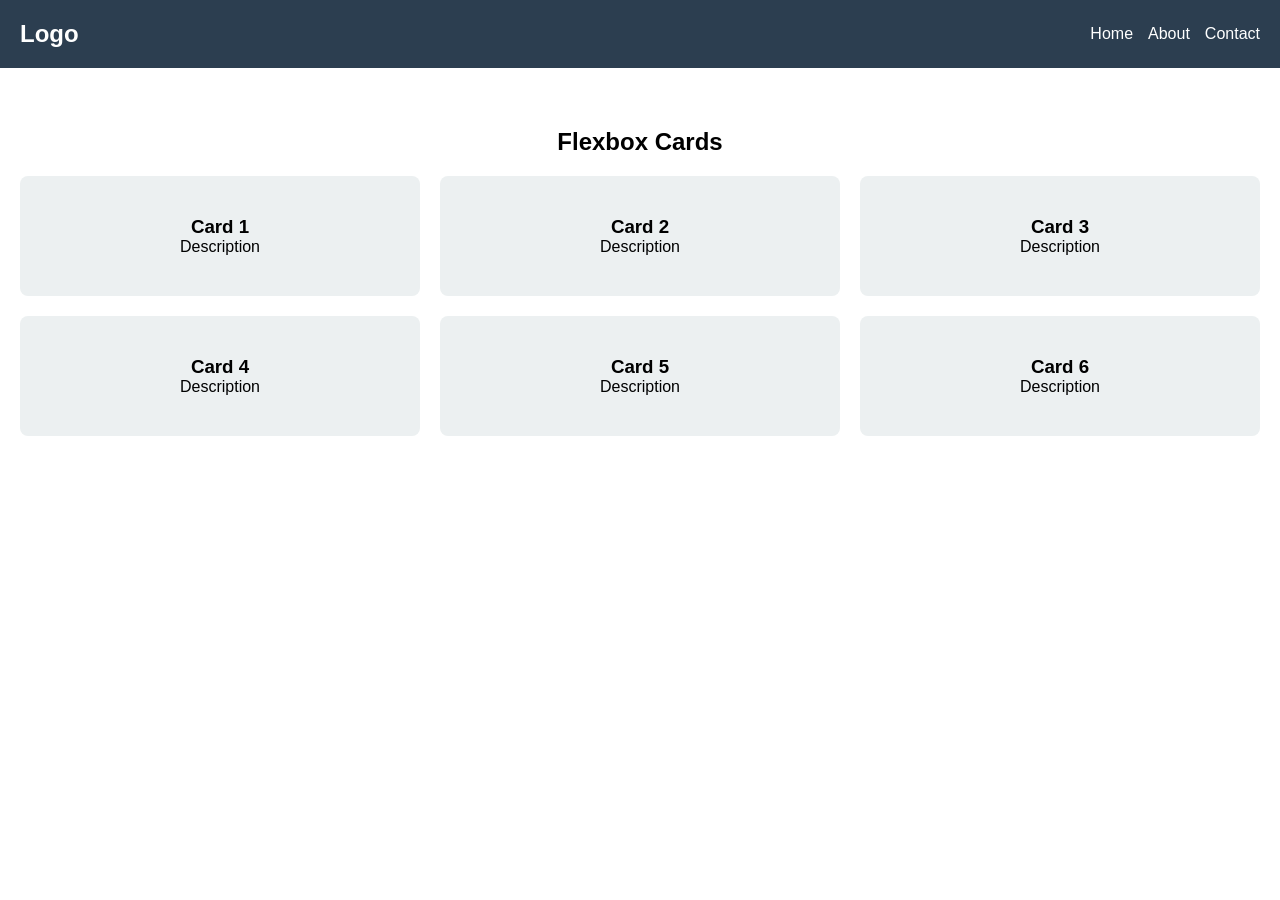
<file: ex00/index.html>
<!DOCTYPE html>
<html lang="en">

<head>
    <meta charset="UTF-8">
    <meta name="viewport" content="width=device-width, initial-scale=1.0">
    <title>Exercise 00: Flexbox Layout</title>
    <link rel="stylesheet" href="style.css">
</head>

<body>
    <header>
        <nav class="nav-container">
            <h1 class="logo">Logo</h1>
            <ul class="nav-links">
                <li><a href="#">Home</a></li>
                <li><a href="#">About</a></li>
                <li><a href="#">Contact</a></li>
            </ul>
        </nav>
    </header>

    <main>
        <section>
            <h2>Flexbox Cards</h2>
            <div class="card-container">
                <article class="card">
                    <h3>Card 1</h3>
                    <p>Description</p>
                </article>
                <article class="card">
                    <h3>Card 2</h3>
                    <p>Description</p>
                </article>
                <article class="card">
                    <h3>Card 3</h3>
                    <p>Description</p>
                </article>
                <article class="card">
                    <h3>Card 4</h3>
                    <p>Description</p>
                </article>
                <article class="card">
                    <h3>Card 5</h3>
                    <p>Description</p>
                </article>
                <article class="card">
                    <h3>Card 6</h3>
                    <p>Description</p>
                </article>
            </div>
        </section>
    </main>
</body>

</html>
</file>
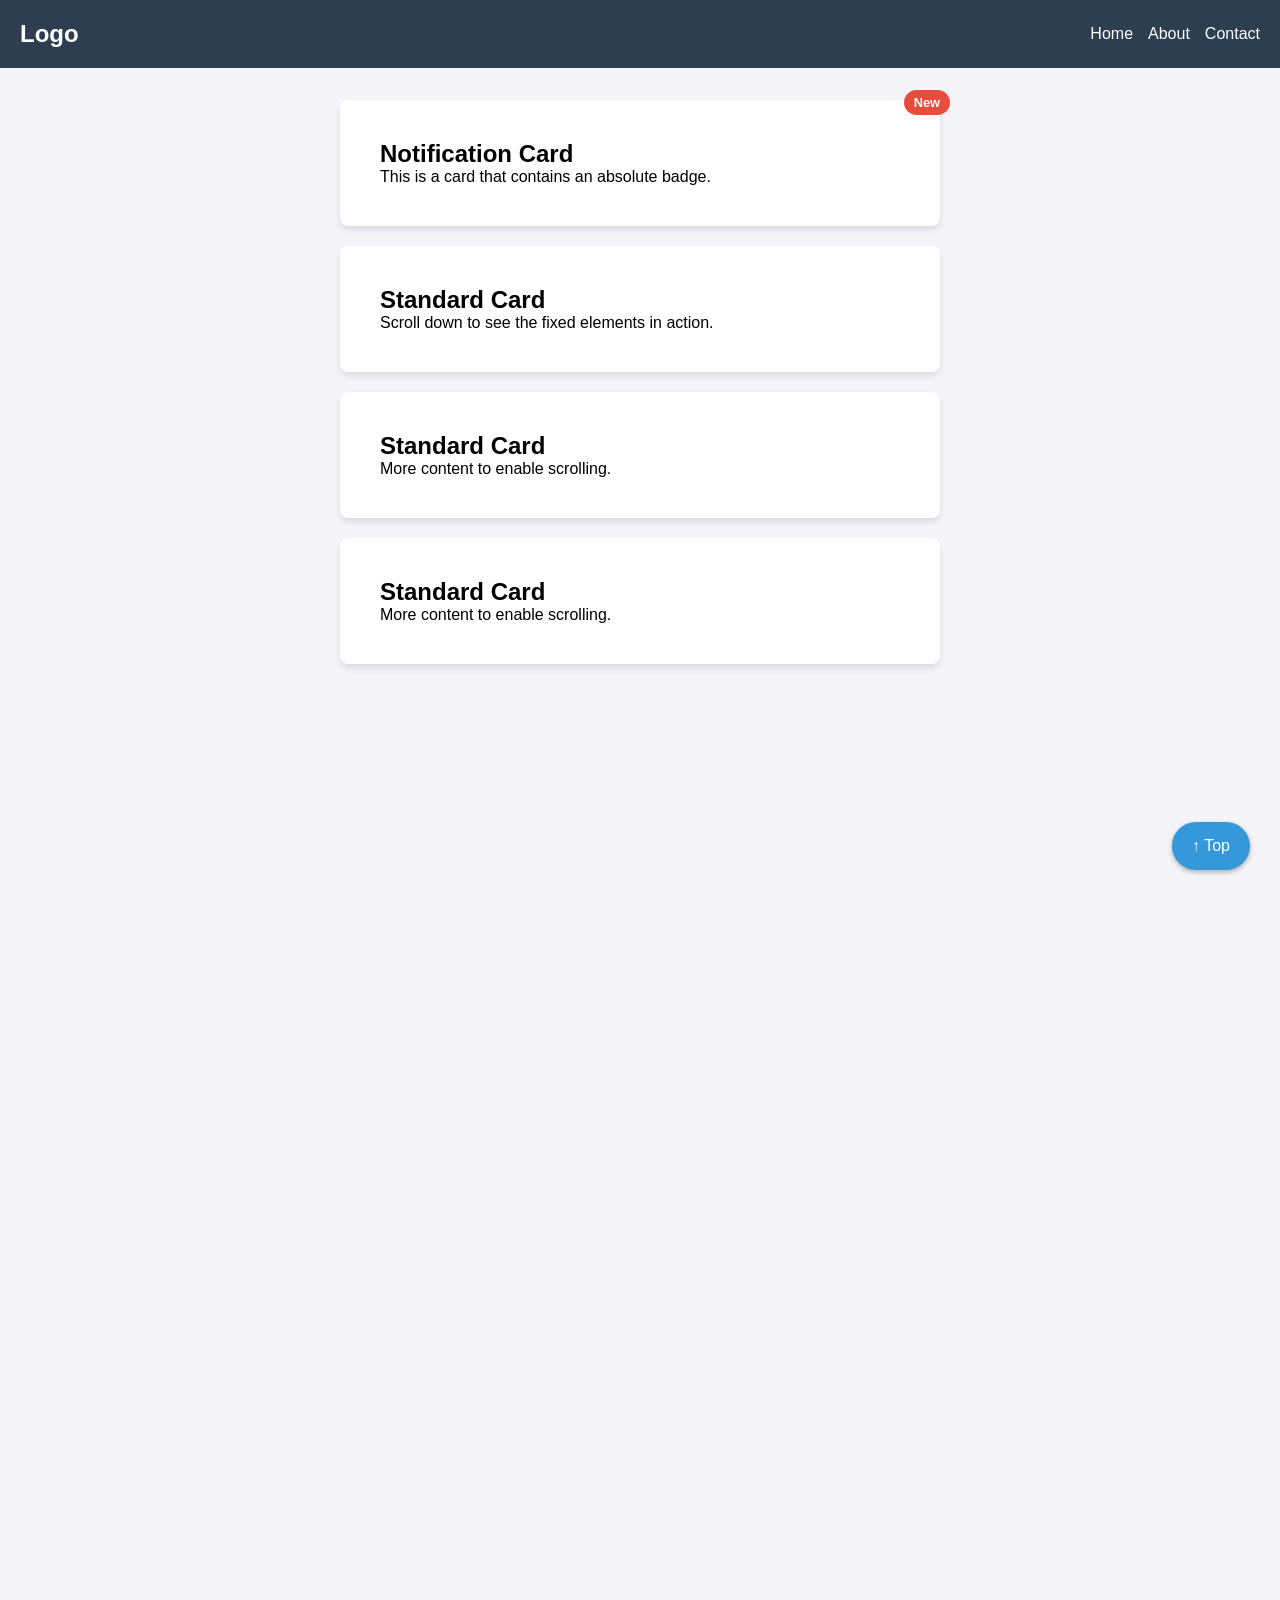
<file: ex01/index.html>
<!DOCTYPE html>
<html lang="en">

<head>
    <meta charset="UTF-8">
    <meta name="viewport" content="width=device-width, initial-scale=1.0">
    <title>Exercise 01: Positioning</title>
    <link rel="stylesheet" href="style.css">
</head>

<body>
    <header class="fixed-nav">
        <nav>
            <h1>Logo</h1>
            <ul>
                <li><a href="#">Home</a></li>
                <li><a href="#">About</a></li>
                <li><a href="#">Contact</a></li>
            </ul>
        </nav>
    </header>

    <main>
        <section class="content-section">
            <article class="card">
                <span class="badge">New</span>
                <h2>Notification Card</h2>
                <p>This is a card that contains an absolute badge.</p>
            </article>

            <article class="card">
                <h2>Standard Card</h2>
                <p>Scroll down to see the fixed elements in action.</p>
            </article>

            <article class="card">
                <h2>Standard Card</h2>
                <p>More content to enable scrolling.</p>
            </article>

            <article class="card">
                <h2>Standard Card</h2>
                <p>More content to enable scrolling.</p>
            </article>
        </section>
    </main>

    <a href="#" class="back-to-top">↑ Top</a>
</body>

</html>
</file>
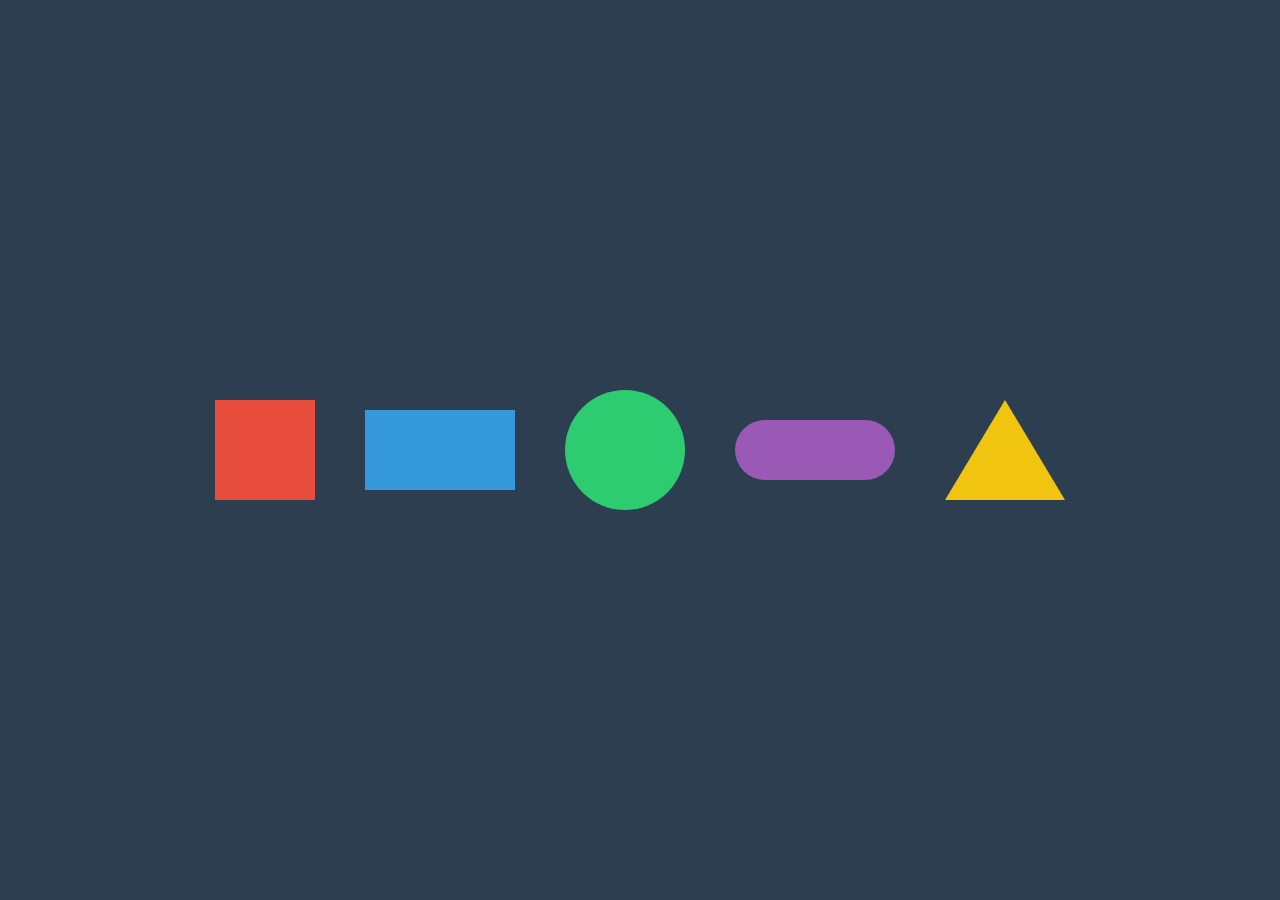
<file: ex02/index.html>
<!DOCTYPE html>
<html lang="en">

<head>
    <meta charset="UTF-8">
    <meta name="viewport" content="width=device-width, initial-scale=1.0">
    <title>Exercise 02: CSS Shapes</title>
    <link rel="stylesheet" href="style.css">
</head>

<body>
    <div class="shapes-container">
        <div class="square"></div>
        <div class="rectangle"></div>
        <div class="circle"></div>
        <div class="pill"></div>
        <div class="triangle"></div>
    </div>
</body>

</html>
</file>
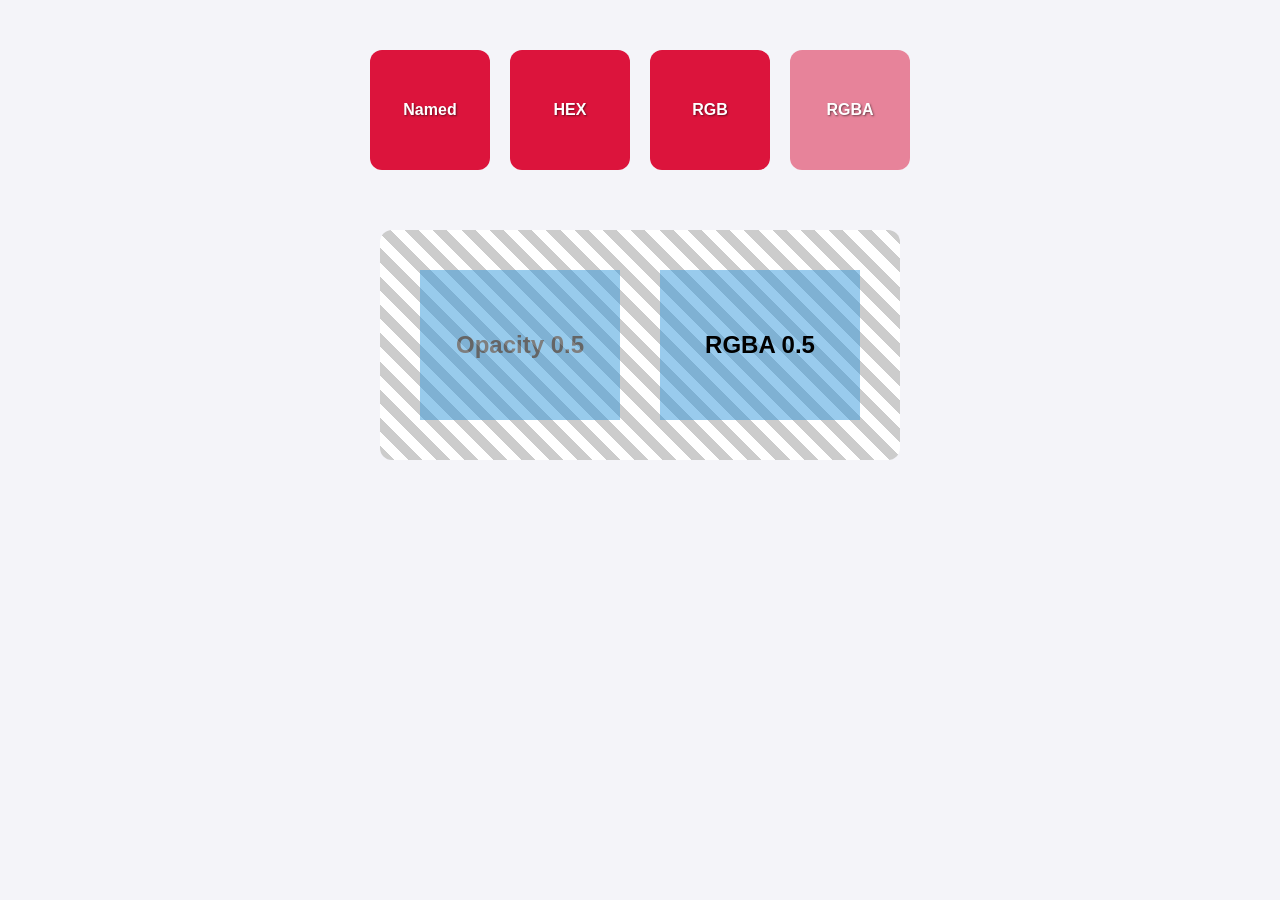
<file: ex03/index.html>
<!DOCTYPE html>
<html lang="en">

<head>
    <meta charset="UTF-8">
    <meta name="viewport" content="width=device-width, initial-scale=1.0">
    <title>Exercise 03: Colors & Opacity</title>
    <link rel="stylesheet" href="style.css">
</head>

<body>
    <section class="swatch-container">
        <div class="swatch named">Named</div>
        <div class="swatch hex">HEX</div>
        <div class="swatch rgb">RGB</div>
        <div class="swatch rgba">RGBA</div>
    </section>

    <section class="comparison-container">
        <div class="box opacity-box">
            <p>Opacity 0.5</p>
        </div>
        <div class="box rgba-box">
            <p>RGBA 0.5</p>
        </div>
    </section>
</body>

</html>
</file>
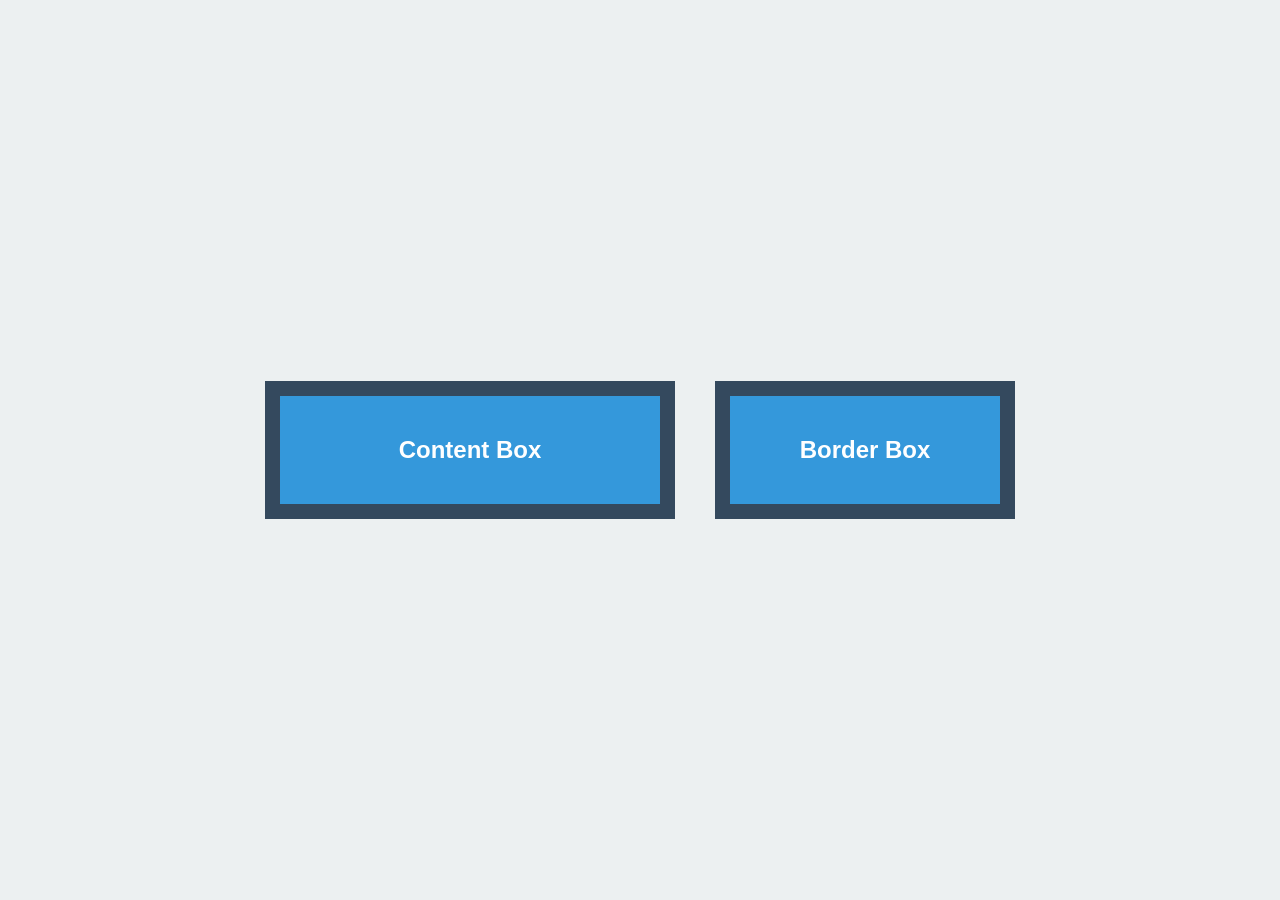
<file: ex04/index.html>
<!DOCTYPE html>
<html lang="en">
<head>
    <meta charset="UTF-8">
    <meta name="viewport" content="width=device-width, initial-scale=1.0">
    <title>Exercise 04: The Box Model</title>
    <link rel="stylesheet" href="style.css">
</head>
<body>
    <main class="comparison-wrapper">
        <div class="box content-box-example">
            <h2>Content Box</h2>
        </div>

        <div class="box border-box-example">
            <h2>Border Box</h2>
        </div>
    </main>
</body>
</html>
</file>
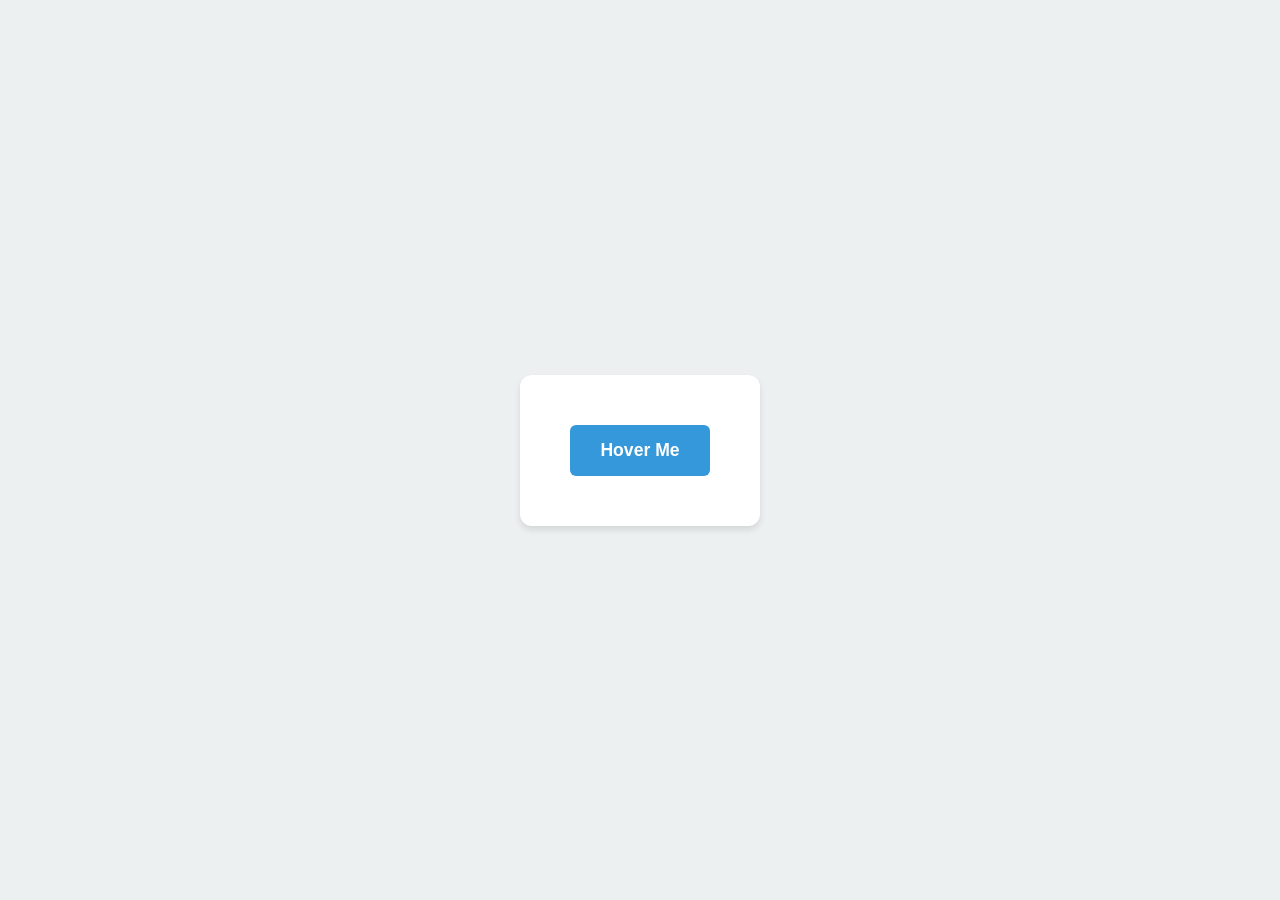
<file: ex06-bonus/index.html>
<!DOCTYPE html>
<html lang="en">

<head>
    <meta charset="UTF-8">
    <meta name="viewport" content="width=device-width, initial-scale=1.0">
    <title>Bonus 06: Transitions</title>
    <link rel="stylesheet" href="style.css">
</head>

<body>
    <div class="interactive-card">
        <button class="interactive-btn">Hover Me</button>
    </div>
</body>

</html>
</file>
<file: ex00/style.css>
* {
    box-sizing: border-box;
    margin: 0;
    padding: 0;
}

body {
    font-family: sans-serif;
}

header {
    background-color: #2c3e50;
    margin-bottom: 40px;
}

.nav-container {
    display: flex;
    justify-content: space-between;
    align-items: center;
    padding: 20px;
    color: white;
}

.logo {
    font-size: 1.5rem;
}

.nav-links {
    display: flex;
    list-style: none;
    gap: 15px;
}

.nav-links a {
    color: white;
    text-decoration: none;
}

section {
    padding: 20px;
}

h2 {
    margin-bottom: 20px;
    text-align: center;
}

.card-container {
    display: flex;
    flex-direction: row;
    flex-wrap: wrap;
    gap: 20px;
}

.card {
    background-color: #ecf0f1;
    padding: 40px;
    border-radius: 8px;
    text-align: center;
    flex: 1 1 300px;
}
</file>
<file: ex01/style.css>
* {
    box-sizing: border-box;
    margin: 0;
    padding: 0;
}

body {
    font-family: sans-serif;
    padding-top: 80px;
    min-height: 200vh;
    background-color: #f4f4f9;
}

.fixed-nav {
    position: fixed;
    top: 0;
    left: 0;
    width: 100%;
    background-color: #2c3e50;
    color: white;
    padding: 20px;
    z-index: 1000;
}

.fixed-nav nav {
    display: flex;
    justify-content: space-between;
    align-items: center;
}

.fixed-nav ul {
    display: flex;
    list-style: none;
    gap: 15px;
}

.fixed-nav a {
    color: white;
    text-decoration: none;
}

.content-section {
    padding: 20px;
    display: flex;
    flex-direction: column;
    align-items: center;
    gap: 20px;
}

.card {
    position: relative;
    background-color: white;
    padding: 40px;
    border-radius: 8px;
    width: 80%;
    max-width: 600px;
    box-shadow: 0 4px 6px rgba(0, 0, 0, 0.1);
}

.badge {
    position: absolute;
    top: -10px;
    right: -10px;
    background-color: #e74c3c;
    color: white;
    padding: 5px 10px;
    border-radius: 20px;
    font-size: 0.8rem;
    font-weight: bold;
}

.back-to-top {
    position: fixed;
    bottom: 30px;
    right: 30px;
    background-color: #3498db;
    color: white;
    padding: 15px 20px;
    text-decoration: none;
    border-radius: 50px;
    box-shadow: 0 2px 5px rgba(0, 0, 0, 0.3);
    z-index: 1000;
}

.back-to-top:hover {
    background-color: #2980b9;
}
</file>
<file: ex02/style.css>
* {
    box-sizing: border-box;
    margin: 0;
    padding: 0;
}

body {
    display: flex;
    justify-content: center;
    align-items: center;
    min-height: 100vh;
    background-color: #2c3e50;
}

.shapes-container {
    display: flex;
    flex-wrap: wrap;
    gap: 50px;
    align-items: center;
    justify-content: center;
    padding: 20px;
}

.square {
    width: 100px;
    height: 100px;
    background-color: #e74c3c;
}

.rectangle {
    width: 150px;
    height: 80px;
    background-color: #3498db;
}

.circle {
    width: 120px;
    height: 120px;
    background-color: #2ecc71;
    border-radius: 50%;
}

.pill {
    width: 160px;
    height: 60px;
    background-color: #9b59b6;
    border-radius: 50px;
}

.triangle {
    width: 0;
    height: 0;
    border-left: 60px solid transparent;
    border-right: 60px solid transparent;
    border-bottom: 100px solid #f1c40f;
}
</file>
<file: ex03/style.css>
* {
    box-sizing: border-box;
    margin: 0;
    padding: 0;
}

body {
    font-family: sans-serif;
    display: flex;
    flex-direction: column;
    align-items: center;
    min-height: 100vh;
    background-color: #f4f4f9;
    padding: 50px;
    gap: 60px;
}

.swatch-container {
    display: flex;
    gap: 20px;
    flex-wrap: wrap;
    justify-content: center;
}

.swatch {
    width: 120px;
    height: 120px;
    display: flex;
    justify-content: center;
    align-items: center;
    color: white;
    font-weight: bold;
    border-radius: 12px;
    text-shadow: 1px 1px 2px rgba(0, 0, 0, 0.5);
}

.named {
    background-color: crimson;
}

.hex {
    background-color: #dc143c;
}

.rgb {
    background-color: rgb(220, 20, 60);
}

.rgba {
    background-color: rgba(220, 20, 60, 0.5);
}

.comparison-container {
    display: flex;
    gap: 40px;
    padding: 40px;
    background-image: repeating-linear-gradient(45deg, #ccc 0, #ccc 10px, #fff 10px, #fff 20px);
    border-radius: 12px;
}

.box {
    width: 200px;
    height: 150px;
    display: flex;
    justify-content: center;
    align-items: center;
    font-size: 1.5rem;
    font-weight: bold;
    color: #000;
}

.opacity-box {
    background-color: #3498db;
    opacity: 0.5;
}

.rgba-box {
    background-color: rgba(52, 152, 219, 0.5);
}
</file>
<file: ex04/style.css>
*, *::before, *::after {
    box-sizing: border-box;
    margin: 0;
    padding: 0;
}

body {
    font-family: sans-serif;
    display: flex;
    justify-content: center;
    align-items: center;
    min-height: 100vh;
    background-color: #ecf0f1;
}

.comparison-wrapper {
    display: flex;
    gap: 40px;
}

.box {
    width: 300px;
    padding: 40px;
    border: 15px solid #34495e;
    background-color: #3498db;
    color: white;
    text-align: center;
}

.content-box-example {
    box-sizing: content-box;
}

.border-box-example {
    box-sizing: border-box;
}
</file>
<file: ex06-bonus/style.css>
* {
    box-sizing: border-box;
    margin: 0;
    padding: 0;
}

body {
    display: flex;
    justify-content: center;
    align-items: center;
    min-height: 100vh;
    background-color: #ecf0f1;
    font-family: sans-serif;
}

.interactive-card {
    background-color: white;
    padding: 50px;
    border-radius: 12px;
    box-shadow: 0 4px 6px rgba(0, 0, 0, 0.1);
    transition: transform 0.4s ease, box-shadow 0.4s ease;
}

.interactive-card:hover {
    transform: translateY(-8px) scale(1.05);
    box-shadow: 0 15px 25px rgba(0, 0, 0, 0.15);
}

.interactive-btn {
    padding: 15px 30px;
    font-size: 1.1rem;
    font-weight: bold;
    color: white;
    background-color: #3498db;
    border: none;
    border-radius: 6px;
    cursor: pointer;
    transition: transform 0.3s ease, background-color 0.3s ease;
}

.interactive-btn:hover {
    background-color: #2980b9;
    transform: translateY(-4px) scale(1.05);
}
</file>
